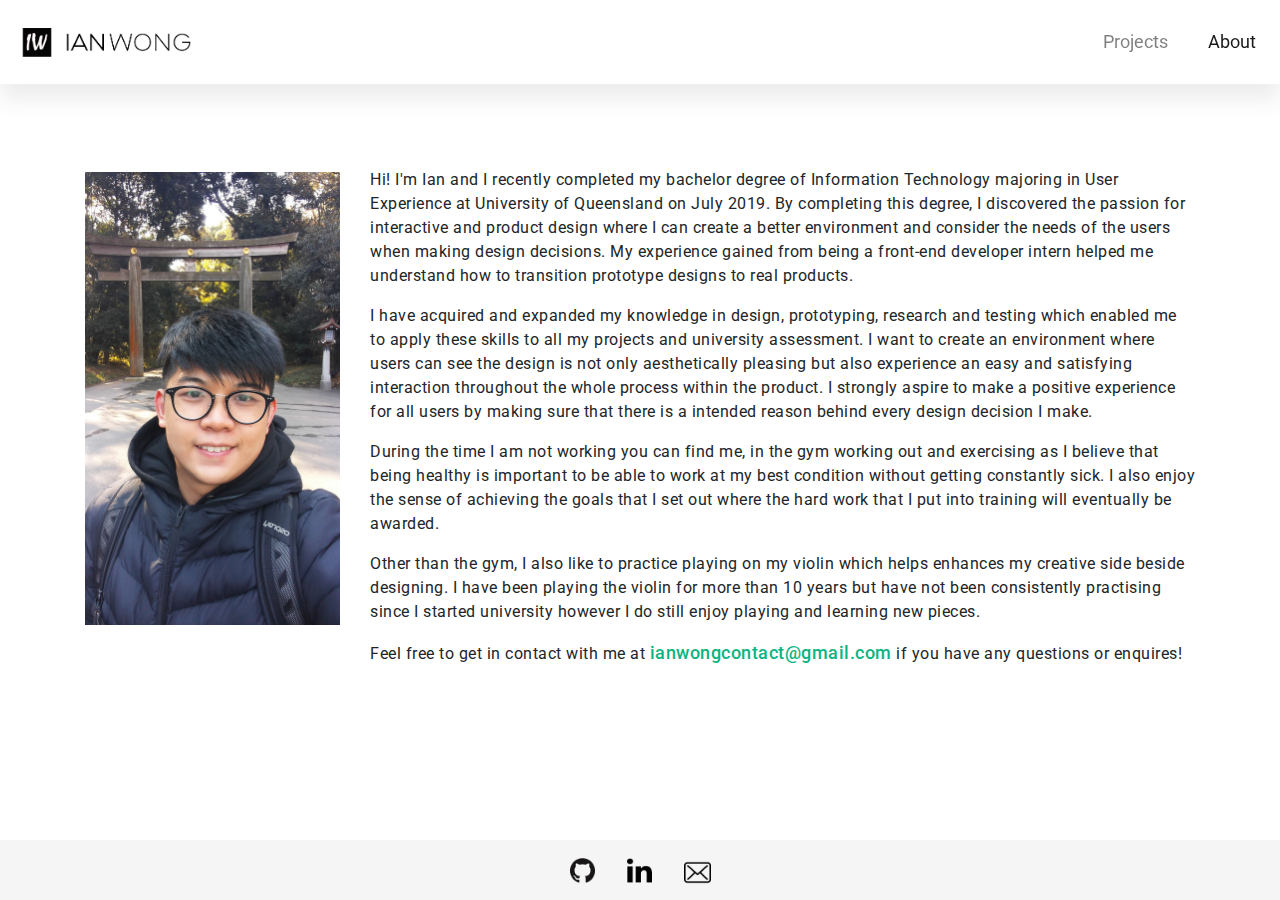
<file: about.html>
<!doctype html>
<html lang="en">

<head>
    <!-- Required meta tags -->
    <meta charset="utf-8">
    <meta name="viewport" content="width=device-width, initial-scale=1, shrink-to-fit=no">

    <!-- Bootstrap CSS -->
    <link rel="stylesheet" href="https://stackpath.bootstrapcdn.com/bootstrap/4.3.1/css/bootstrap.min.css"
        integrity="sha384-ggOyR0iXCbMQv3Xipma34MD+dH/1fQ784/j6cY/iJTQUOhcWr7x9JvoRxT2MZw1T" crossorigin="anonymous">

    <!--Font-->
    <link href="https://fonts.googleapis.com/css?family=Montserrat:500,600|Open+Sans:600|Roboto:300&display=swap"
        rel="stylesheet">

    <!--Icon-->
    <link rel="icon" href="img/logoIcon.png">

    <!--StyleSheet-->
    <link rel="stylesheet" href="css/style.css">

    <title>Ian Wong's Portfolio</title>
</head>

<body>
    <nav class="navbar navbar-expand-md navbar-light fixed-top bg-white">
        <a class="navbar-brand" href="index.html"><img src="img/logo.png" width="180px"></a>
        <button class="navbar-toggler" type="button" data-toggle="collapse" data-target="#navbarCollapse"
            aria-controls="navbarCollapse" aria-expanded="false" aria-label="Toggle navigation">
            <span class="navbar-toggler-icon"></span>
        </button>
        <div class="collapse navbar-collapse" id="navbarCollapse">
            <ul class="navbar-nav ml-auto">
                <li class="nav-item ">
                    <a class="nav-link" href="index.html">Projects </a>
                </li>
                <li class="nav-item active">
                    <a class="nav-link" href="about.html">About<span class="sr-only">(current)</span></a>
                </li>

            </ul>
        </div>
    </nav>

    <div class="divider">
        <div class="container">
            <div class="row">
                <div class="col-lg-3 col-sm-3 mt-1">
                    <img src="img/profile.jpg" alt="Full stamina" width="100%">
                </div>
                <div class="col-lg-9 col-sm-9">
                    <p class="content-text">
                        Hi! I'm Ian and I recently completed my bachelor degree of Information Technology majoring in
                        User Experience at University of Queensland on July 2019. By completing this degree, I
                        discovered the passion for interactive and product design where I can create a better
                        environment and consider the needs of the users when making design decisions. My experience
                        gained from being a front-end developer intern helped me understand how to transition prototype
                        designs to real
                        products.

                    </p>
                    <p class="content-text">

                    </p>
                    <p class="content-text">
                        I have acquired and expanded my knowledge in design, prototyping, research and testing which
                        enabled me to apply these skills to all my projects and university assessment. I want to create
                        an environment where users can see the design is not only aesthetically
                        pleasing but also experience an easy and satisfying interaction throughout the whole process
                        within the product. I strongly
                        aspire to make a positive experience for all users by making sure that there is a intended
                        reason behind every design decision I make.

                    </p>
                    <p class="content-text">
                        During the time I am not working you can find me, in the gym working out and exercising as I
                        believe that being healthy is important to be able to work at my best condition without getting
                        constantly sick. I also enjoy the sense of achieving the goals that I set out where the hard
                        work that I put into training will eventually be awarded.
                    </p>
                    <p class="content-text">
                        Other than the gym, I also like to practice playing on my violin which helps enhances my
                        creative side beside designing. I have been playing the violin for more than 10 years but have
                        not been consistently practising since I started university however I do still enjoy playing and
                        learning new pieces.
                    </p>
                    <p class="content-text mb-4">Feel free to get in contact with me at <a
                            href="mailto:ianwongcontact@gmail.com" target="_top"
                            id="email-link">ianwongcontact@gmail.com</a> if you have any questions or enquires!</p>
                </div>
            </div>
        </div>
    </div>

    <footer class="footer">
        <div class="d-flex justify-content-center">
            <a href="https://github.com/ian-wong" class="mx-3" target="_blank"><img src="img/github.png" width="25"
                    height="25" title="Github Logo" alt="Github Logo"></a>

            <a href="https://www.linkedin.com/in/ian-wong-ab3741159/" class="mx-3" target="_blank"><img
                    src="img/linkedin-logo.png" width="25" height="25" title="LinkedIn Logo" alt="LinkedIn Logo"></a>

            <a href="mailto:ianwongcontact@gmail.com" class="mx-3" target="_top"><img src="img/envelope.png"
                    class="mt-1" width="27" height="27" title="Email" alt="Email Logo"></a>

        </div>
    </footer>




    <!-- jQuery first, then Popper.js, then Bootstrap JS -->
    <script src="https://code.jquery.com/jquery-3.3.1.slim.min.js"
        integrity="sha384-q8i/X+965DzO0rT7abK41JStQIAqVgRVzpbzo5smXKp4YfRvH+8abtTE1Pi6jizo" crossorigin="anonymous">
    </script>
    <script src="https://cdnjs.cloudflare.com/ajax/libs/popper.js/1.14.7/umd/popper.min.js"
        integrity="sha384-UO2eT0CpHqdSJQ6hJty5KVphtPhzWj9WO1clHTMGa3JDZwrnQq4sF86dIHNDz0W1" crossorigin="anonymous">
    </script>
    <script src="https://stackpath.bootstrapcdn.com/bootstrap/4.3.1/js/bootstrap.min.js"
        integrity="sha384-JjSmVgyd0p3pXB1rRibZUAYoIIy6OrQ6VrjIEaFf/nJGzIxFDsf4x0xIM+B07jRM" crossorigin="anonymous">
    </script>
</body>

</html>
</file>
<file: css/style.css>
* {
  font-family: 'Roboto', sans-serif;

}

html {
  position: relative;
  min-height: 100%;

}

body {
  padding-top: 4.5rem;
  margin-bottom: 60px;


}

a:hover {
  text-decoration: none;
}

.nav-item {
  font-size: 1.1rem;
  margin-left: 1.5rem;
}

.divider {
  margin-top: 6rem;
}

.content-divider {
  margin-top: 5rem;
}

.navbar {
  box-shadow: 0px 15px 20px #3f3f3f19;
}


/* Parallax
  --------------------------------------------------*/
#homeParallax {
  background:
    linear-gradient(rgba(0, 0, 0, 0.694),
      rgba(0, 0, 0, 0.05)),
    url('../img/background.jpg') no-repeat left fixed;

  height: 55rem;
  width: 100%;
  background-size: cover;
  position: relative;


}

#intro-pic {
  margin-top: 10rem;
  box-shadow: 0 4px 8px 0 rgba(0, 0, 0, 0.2), 0 6px 20px 0 rgba(0, 0, 0, 0.19);


}

#foodatoryParallax {
  background:
    url('../img/foodatory/Setup.jpg') no-repeat center fixed;

  height: 450px;
  width: 100%;
  background-size: cover;
}

/** TEXT 
-----------------------------------------------------
**/
.content-text {
  font-size: 16px;
  letter-spacing: 0.5px;
}

.main-title {
  font-weight: 500;
  font-size: 40px;
  letter-spacing: 1.8px;
  color: #0bc28b;
  font-family: 'Montserrat', sans-serif;


}

.main-sub {
  font-size: 18px;
  margin-bottom: 2rem;
  margin-top: 14rem;
  letter-spacing: 1.5px;
}

.main-subtitle {
  font-weight: 500;
  font-size: 40px;
  letter-spacing: 1.8px;
  margin-top: -25px;
  /*color: #8fffdd;*/
  font-family: 'Montserrat', sans-serif;

}

.main-subheading {
  text-transform: uppercase;
  letter-spacing: 2.3px;
  font-size: 25px;
  font-weight: 600;
  color: #0bc28b;

}

.subheading {
  text-transform: uppercase;
  letter-spacing: 1.5px;
  font-size: 25px;
  font-weight: 600;
  border-left: 6px solid #44DCC4;
  padding-left: 25px;
  margin-bottom: 15px;
  font-family: 'Open Sans', sans-serif;
}

.content-subheading {
  font-size: 18px;
  font-family: 'Open Sans', sans-serif;
}

.project-header {
  font-family: 'Open Sans', sans-serif;
  font-size: 45px;


}

.project-subheader {
  font-family: 'Open Sans', sans-serif;
  font-size: 30px;
  letter-spacing: 1px;



}

.text-credit {
  font-size: 11px;
  margin-top: 5px;
  padding-bottom: 20px;
}

.link-text {
  color: #0bc28b;
  font-weight: 600;
}

.link-text:hover {
  color: #0aa375;
}


/* ProjectBackground
------------------------------------------------- */
#foodatoryBg {
  background: url(../img/foodatory/foodatory-bg.jpg) no-repeat bottom;
  height: 25rem;
  position: relative;
  width: 100%;
  margin-top: 10px;
  background-size: cover;

}

#tastieBg {
  background: url(../img/tastie/tastie.png) no-repeat top;
  height: 25rem;
  position: relative;
  width: 100%;
  margin-top: 10px;
  background-size: cover;

}

#qaafiBg {
  background: url(../img/qaafi/qaafi-bg.png) no-repeat center;
  height: 25rem;
  position: relative;
  width: 100%;
  margin-top: 10px;
  background-size: cover;

}

#iguanaBg {
  background: url(../img/iguanaChase/iguanachaseBG.png) no-repeat center;
  height: 25rem;
  position: relative;
  width: 100%;
  margin-top: 10px;
  background-size: cover;
}

#jessBg {
  background: url(../img/jessSwann/jess-bg.png) no-repeat center;
  height: 25rem;
  position: relative;
  width: 100%;
  margin-top: 10px;
  background-size: cover;
}

/* BUTTON
  --------------------------------------------------*/
.email-button {
  background-color: #4c44dc;
  border-radius: 0px;
  color: #ffffff;
  box-shadow: 2px 4px 5px #c9c9c9;

}

.email-button:hover {
  background-color: #3702f9;
  border-radius: 0px;
  color: #ffffff;
  box-shadow: 2px 4px 5px #c9c9c9;


}

.info-button {
  background-color: #dc445c;
  border-radius: 0px;
  color: #ffffff;
  box-shadow: 2px 4px 5px #c9c9c9;

}

.info-button:hover {
  background-color: #f90206;
  border-radius: 0px;
  color: #ffffff;
  box-shadow: 2px 4px 5px #c9c9c9;


}



/* TIMELINE
  --------------------------------------------------*/
ul.interaction {
  list-style-type: none;
  position: relative;
}

ul.interaction:before {
  content: ' ';
  background: #c5cad0;
  display: inline-block;
  position: absolute;
  left: 29px;
  width: 2px;
  height: 100%;
  z-index: 400;
}

ul.interaction>li {
  margin: 20px 0;
  padding-left: 20px;
}

ul.interaction>li:before {
  content: ' ';
  background: white;
  display: inline-block;
  position: absolute;
  border-radius: 50%;
  border: 3px solid #0ab482;
  left: 18px;
  width: 23px;
  height: 23px;
  z-index: 400;
}

/* Tech
--------------------------------------------------*/
.tech .col-lg-3 {
  margin-bottom: 1.5rem;
  text-align: center;
}

.tech h2 {
  font-weight: 400;
}

.tech .col-lg-3 p {
  margin-right: .75rem;
  margin-left: .75rem;
}

.tech .col-lg-4 {
  margin-bottom: 1.5rem;
  text-align: center;
}

.tech .col-lg-4 p {
  margin-right: .75rem;
  margin-left: .75rem;
}

/*EMAIL
 --------------------------------------------------*/
#email-link {
  font-weight: 500;
  color: #0ab482;
  font-size: 1.1rem;
}

#email-link:hover {
  color: #0aa375;
}

/*FOOTER
  --------------------------------------------------*/
.footer {
  position: absolute;
  bottom: 0;
  width: 100%;
  height: 60px;
  line-height: 60px;
  background-color: #f5f5f5;
}
</file>
